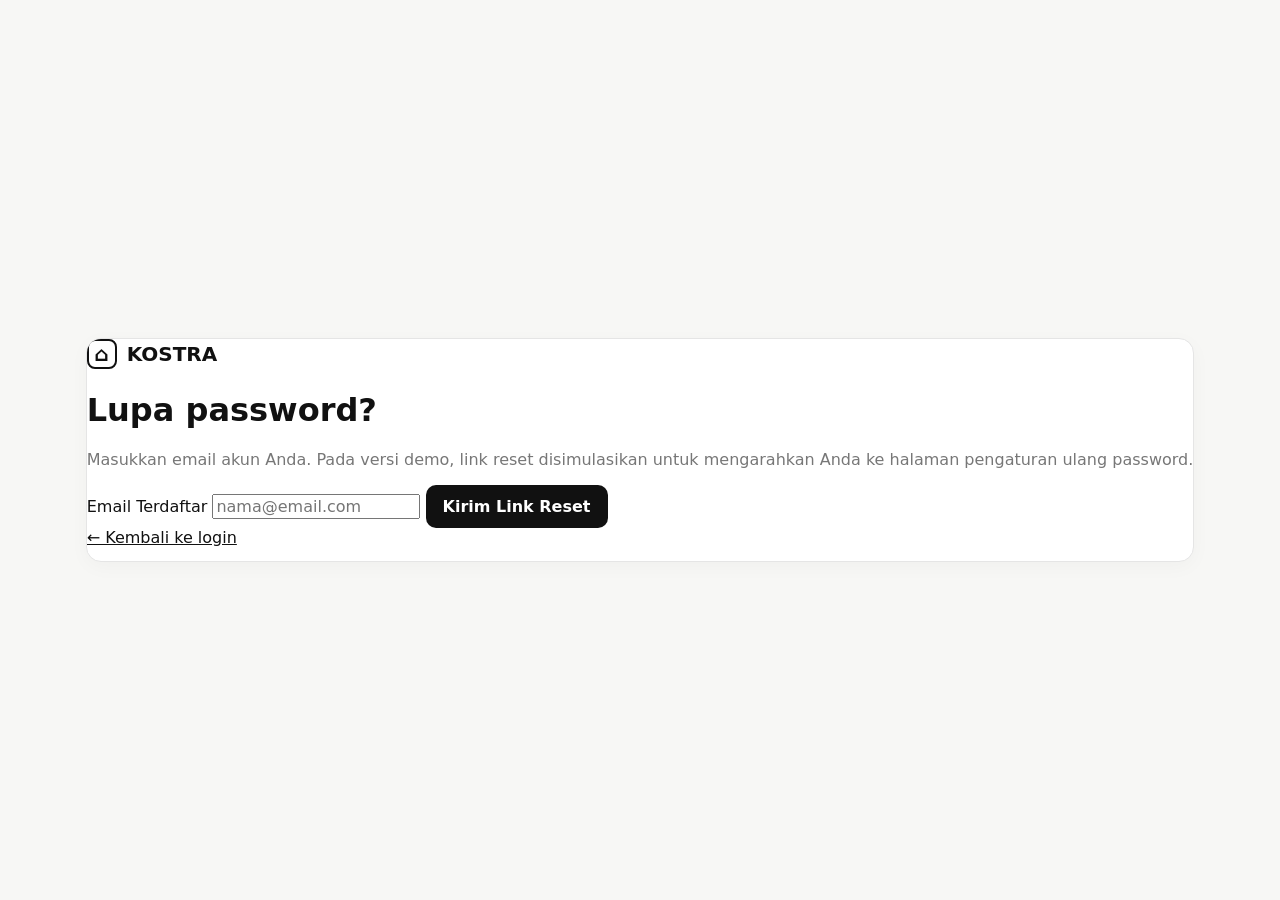
<file: forgot-password.html>
<!doctype html>
<html lang="id">

<head>
    <meta charset="utf-8">

    <meta
        name="viewport"
        content="width=device-width, initial-scale=1"
    >

    <title>Lupa Password — KOSTRA</title>

    <meta
        name="description"
        content="Reset password akun KOSTRA."
    >

    <!-- CSS utama -->
    <link
        rel="stylesheet"
        href="./css/styles.css"
    >
</head>

<body class="auth-page">

    <main class="auth-container">

        <div class="card">

            <!-- Brand -->
            <a
                class="brand"
                href="./index.html"
            >
                <span class="brand-icon">⌂</span>
                KOSTRA
            </a>


            <!-- Heading -->
            <h1>
                Lupa password?
            </h1>

            <p class="muted">
                Masukkan email akun Anda.
                Pada versi demo, link reset disimulasikan
                untuk mengarahkan Anda ke halaman
                pengaturan ulang password.
            </p>


            <!-- Forgot Password Form -->
            <form id="forgotForm">

                <label for="forgotEmail">
                    Email Terdaftar
                </label>

                <input
                    id="forgotEmail"
                    name="email"
                    type="email"
                    placeholder="nama@email.com"
                    required
                    autocomplete="email"
                >


                <button
                    type="submit"
                    class="btn dark"
                >
                    Kirim Link Reset
                </button>

            </form>


            <!-- Back -->
            <a
                class="back-link"
                href="./login.html"
            >
                ← Kembali ke login
            </a>


            <!-- Message -->
            <div
                id="forgotMessage"
                class="msg"
                role="status"
                aria-live="polite"
            ></div>

        </div>

    </main>


    <!-- Authentication JavaScript -->
    <script src="./js/auth.js"></script>

</body>
</html>
</file>
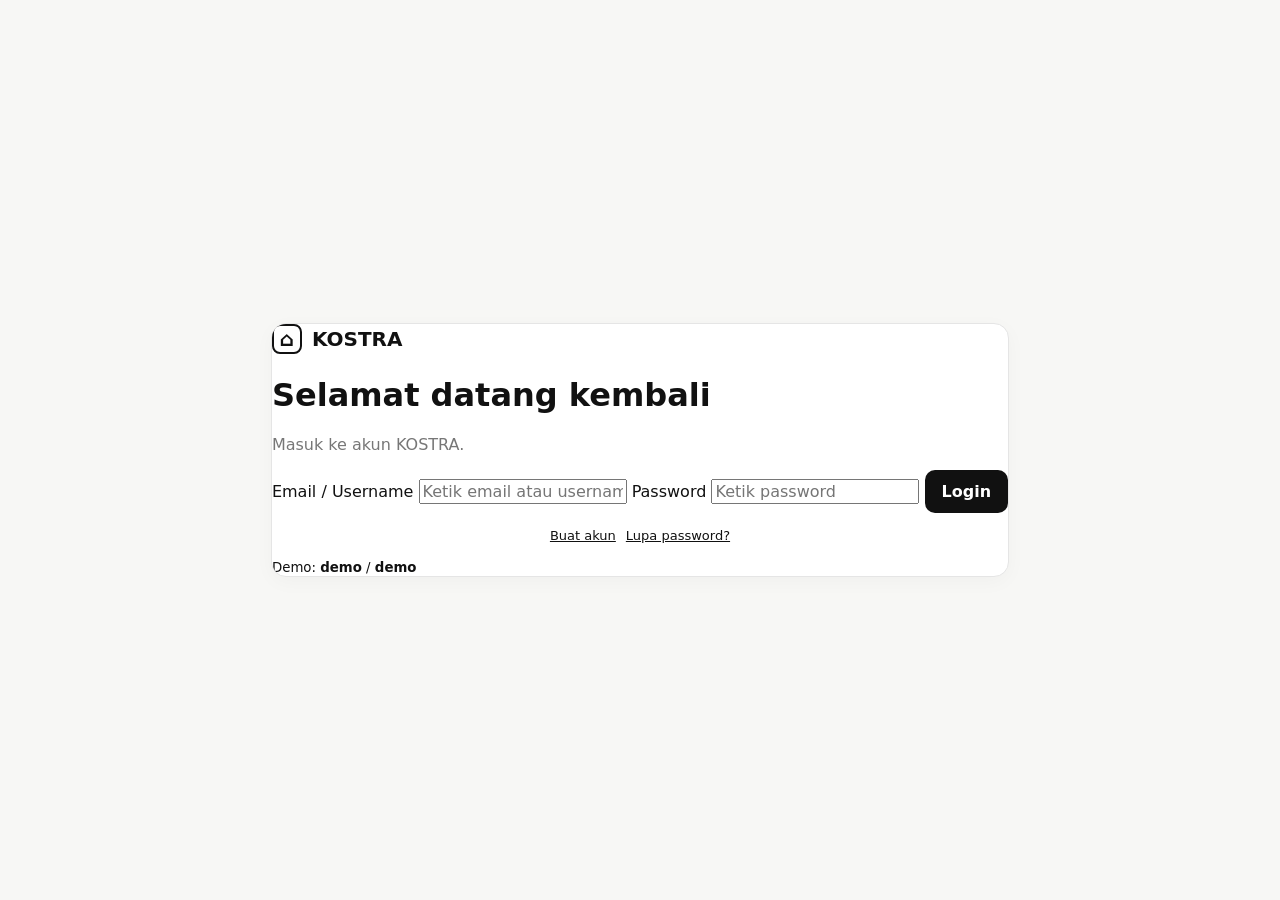
<file: login.html>
<!doctype html>
<html lang="id">

<head>
    <meta charset="utf-8">
    <meta
        name="viewport"
        content="width=device-width, initial-scale=1"
    >

    <title>Login — KOSTRA</title>

    <meta
        name="description"
        content="Login ke akun KOSTRA."
    >

    <!-- CSS utama -->
    <link
        rel="stylesheet"
        href="./css/styles.css"
    >
</head>

<body class="auth-page">

    <main class="auth-container">

        <div class="card">

            <!-- Brand -->
            <a
                class="brand"
                href="./index.html"
            >
                <span class="brand-icon">⌂</span>
                KOSTRA
            </a>


            <!-- Heading -->
            <h1>
                Selamat datang kembali
            </h1>

            <p class="muted">
                Masuk ke akun KOSTRA.
            </p>


            <!-- Login Form -->
            <form id="loginForm">

                <label for="loginId">
                    Email / Username
                </label>

                <input
                    id="loginId"
                    name="id"
                    type="text"
                    placeholder="Ketik email atau username"
                    required
                    autocomplete="username"
                >


                <label for="loginPassword">
                    Password
                </label>

                <input
                    id="loginPassword"
                    name="password"
                    type="password"
                    placeholder="Ketik password"
                    required
                    autocomplete="current-password"
                >


                <button
                    type="submit"
                    class="btn dark"
                >
                    Login
                </button>

            </form>


            <!-- Link -->
            <div class="auth-links">

                <a href="./register.html">
                    Buat akun
                </a>

                <a href="./forgot-password.html">
                    Lupa password?
                </a>

            </div>


            <!-- Message -->
            <div
                class="msg"
                id="loginMessage"
                role="alert"
            ></div>


            <!-- Demo Login -->
            <div class="demo-login">

                <small>
                    Demo:
                    <strong>demo</strong>
                    /
                    <strong>demo</strong>
                </small>

            </div>

        </div>

    </main>


    <!-- JavaScript Auth -->
    <script src="./js/auth.js"></script>

</body>
</html>
</file>
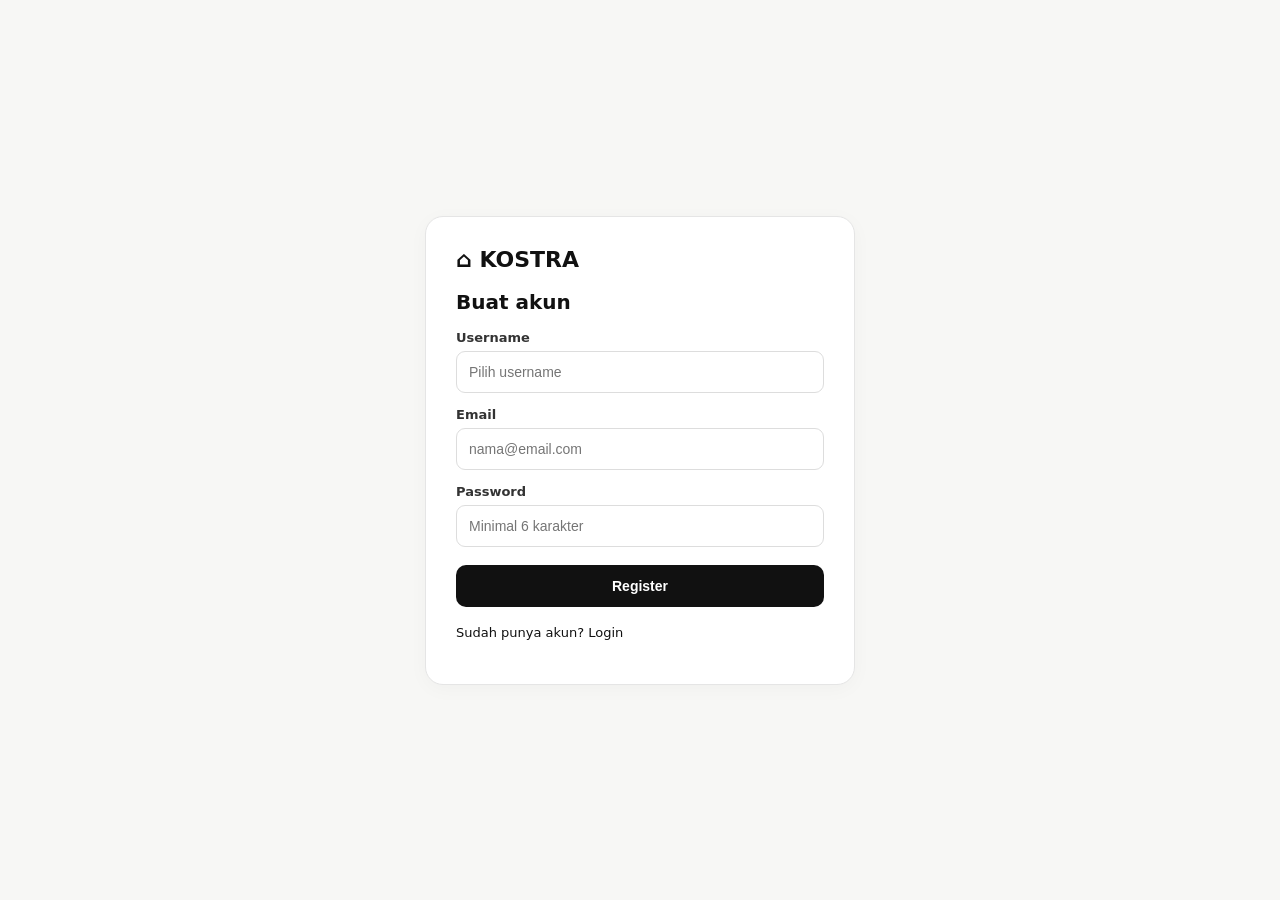
<file: register.html>
<!doctype html>
<html lang="id">
<head>
  <meta charset="utf-8">
  <meta name="viewport" content="width=device-width, initial-scale=1">
  <title>Register — KOSTRA</title>
  <style>
    body {
      margin: 0;
      font-family: Inter, system-ui, -apple-system, sans-serif;
      background: #f7f7f5;
      min-height: 100vh;
      display: grid;
      place-items: center;
    }

    .card {
      width: min(430px, calc(100% - 32px));
      background: #ffffff;
      border: 1px solid #e5e5e5;
      border-radius: 18px;
      padding: 30px;
      box-sizing: border-box;
      box-shadow: 0 4px 20px rgba(0, 0, 0, 0.03);
    }

    a {
      color: #111;
      text-decoration: none;
    }

    a:hover {
      text-decoration: underline;
    }

    .brand {
      font-weight: 900;
      font-size: 22px;
      display: inline-block;
      margin-bottom: 8px;
    }

    h1 {
      font-size: 20px;
      margin: 10px 0 16px;
      color: #111;
    }

    label {
      display: block;
      font-size: 13px;
      font-weight: 700;
      margin: 14px 0 6px;
      color: #333;
    }

    input {
      width: 100%;
      box-sizing: border-box;
      padding: 12px;
      border: 1px solid #ddd;
      border-radius: 9px;
      font-size: 14px;
      outline: none;
      transition: border-color 0.2s;
    }

    input:focus {
      border-color: #111;
    }

    button {
      width: 100%;
      margin-top: 18px;
      padding: 13px;
      border: 0;
      border-radius: 10px;
      background: #111;
      color: #fff;
      font-size: 14px;
      font-weight: 800;
      cursor: pointer;
      transition: background-color 0.2s;
    }

    button:hover {
      background: #333;
    }

    p {
      margin-top: 18px;
      font-size: 13px;
      color: #666;
    }

    .msg {
      margin-top: 14px;
      font-size: 13px;
      font-weight: 600;
    }

    .msg.error {
      color: #e53e3e;
    }

    .msg.success {
      color: #2e7d32;
    }
  </style>
</head>
<body>

  <div class="card">
    <a class="brand" href="/">⌂ KOSTRA</a>
    <h1>Buat akun</h1>

    <form id="f">
      <label for="username">Username</label>
      <input id="username" name="username" placeholder="Pilih username" required autocomplete="username">

      <label for="email">Email</label>
      <input id="email" name="email" type="email" placeholder="nama@email.com" required autocomplete="email">

      <label for="password">Password</label>
      <input id="password" name="password" type="password" placeholder="Minimal 6 karakter" required autocomplete="new-password">

      <button type="submit">Register</button>
    </form>

    <p><a href="/login.html">Sudah punya akun? Login</a></p>
    <div id="m" class="msg"></div>
  </div>

  <script>
    f.onsubmit = e => {
      e.preventDefault();
      let d = Object.fromEntries(new FormData(f));
      let u = JSON.parse(localStorage.nemu_users || '[]');

      // Cek apakah username atau email sudah pernah terdaftar
      if (u.some(x => x.email === d.email || x.username === d.username)) {
        m.className = 'msg error';
        m.textContent = 'Email atau username sudah terdaftar.';
        return;
      }

      // Simpan user baru ke localStorage
      u.push(d);
      localStorage.nemu_users = JSON.stringify(u);

      m.className = 'msg success';
      m.textContent = 'Registrasi berhasil. Mengarahkan ke halaman login…';

      // Redirect otomatis ke halaman login setelah 0.7 detik
      setTimeout(() => location.href = '/login.html', 700);
    };
  </script>

</body>
</html>
</file>
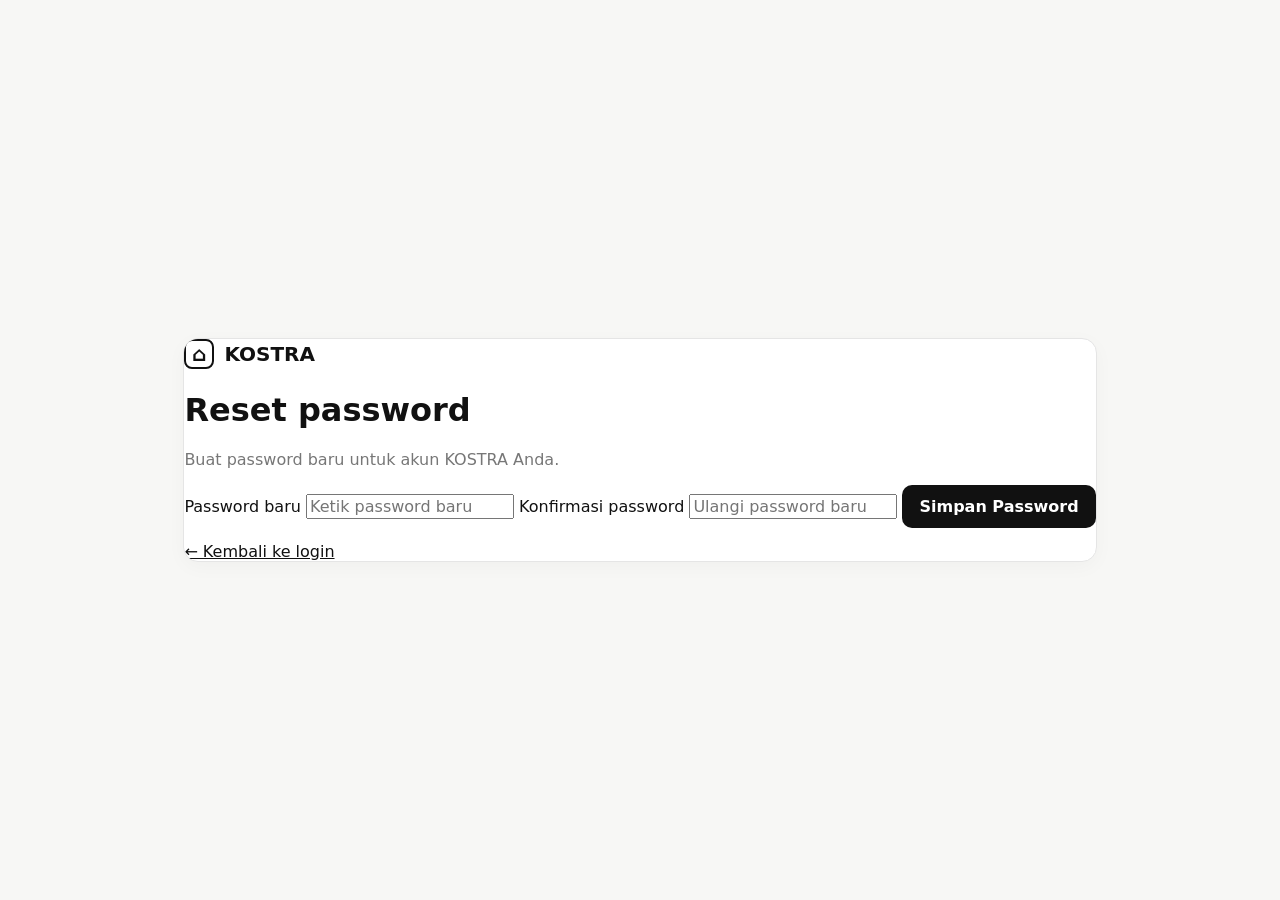
<file: reset-password.html>
<!doctype html>
<html lang="id">

<head>
    <meta charset="utf-8">

    <meta
        name="viewport"
        content="width=device-width, initial-scale=1"
    >

    <title>Reset Password — KOSTRA</title>

    <meta
        name="description"
        content="Atur ulang password akun KOSTRA."
    >

    <!-- CSS utama -->
    <link
        rel="stylesheet"
        href="./css/styles.css"
    >
</head>

<body class="auth-page">

    <main class="auth-container">

        <div class="card">

            <!-- Brand -->
            <a
                class="brand"
                href="./index.html"
            >
                <span class="brand-icon">⌂</span>
                KOSTRA
            </a>


            <!-- Heading -->
            <h1>
                Reset password
            </h1>

            <p class="muted">
                Buat password baru untuk akun KOSTRA Anda.
            </p>


            <!-- Reset Password Form -->
            <form id="resetForm">

                <label for="newPassword">
                    Password baru
                </label>

                <input
                    id="newPassword"
                    name="password"
                    type="password"
                    placeholder="Ketik password baru"
                    required
                    minlength="6"
                    autocomplete="new-password"
                >


                <label for="confirmPassword">
                    Konfirmasi password
                </label>

                <input
                    id="confirmPassword"
                    name="confirmPassword"
                    type="password"
                    placeholder="Ulangi password baru"
                    required
                    minlength="6"
                    autocomplete="new-password"
                >


                <button
                    type="submit"
                    class="btn dark"
                >
                    Simpan Password
                </button>

            </form>


            <!-- Message -->
            <div
                id="resetMessage"
                class="msg"
                role="alert"
                aria-live="polite"
            ></div>


            <!-- Back to Login -->
            <a
                class="back-link"
                href="./login.html"
            >
                ← Kembali ke login
            </a>

        </div>

    </main>


    <!-- Authentication JavaScript -->
    <script src="./js/auth.js"></script>

</body>
</html>
</file>
<file: css/styles.css>
:root {
    --ink: #111111;
    --muted: #6b7280;
    --line: #e7e7e7;
    --soft: #f7f7f5;
    --card: #ffffff;
    --success: #16803c;
    --danger: #dc2626;
}

* {
    box-sizing: border-box;
}

html {
    scroll-behavior: smooth;
}

body {
    margin: 0;
    font-family: Inter, ui-sans-serif, system-ui, -apple-system, BlinkMacSystemFont,
        "Segoe UI", sans-serif;
    color: var(--ink);
    background: #fafafa;
}

button,
input,
select,
textarea {
    font: inherit;
}

button {
    cursor: pointer;
}

a {
    color: inherit;
}

/* =========================
   NAVBAR
========================= */

.nav {
    height: 72px;
    background: #ffffff;
    border-bottom: 1px solid var(--line);
    display: flex;
    align-items: center;
    justify-content: space-between;
    padding: 0 6%;
    position: sticky;
    top: 0;
    z-index: 20;
}

.brand {
    font-weight: 800;
    font-size: 20px;
    text-decoration: none;
    color: #111;
    display: flex;
    gap: 10px;
    align-items: center;
}

.brand-icon {
    border: 2px solid #111;
    border-radius: 8px;
    width: 30px;
    height: 30px;
    display: grid;
    place-items: center;
}

.nav nav {
    display: flex;
    align-items: center;
    gap: 22px;
}

.nav nav > a {
    color: #333;
    text-decoration: none;
    font-size: 14px;
}

.nav nav > a:hover {
    text-decoration: underline;
}

.user {
    font-size: 13px;
    font-weight: 700;
}

/* =========================
   BUTTON
========================= */

.btn {
    border: 0;
    border-radius: 10px;
    padding: 12px 17px;
    font-weight: 700;
    transition: 0.2s ease;
}

.btn:hover {
    transform: translateY(-1px);
}

.dark {
    background: #111111;
    color: #ffffff;
}

.dark:hover {
    background: #2a2a2a;
}

.outline {
    background: #ffffff;
    border: 1px solid #cfcfcf;
    color: #111111;
}

.outline:hover {
    background: #f5f5f5;
}

.ghost {
    background: transparent;
    color: #555555;
}

/* =========================
   HERO
========================= */

.hero {
    padding: 76px 6% 52px;
    background: linear-gradient(
        180deg,
        #ffffff 0%,
        #f6f6f3 100%
    );
}

.hero-inner {
    max-width: 1180px;
    margin: auto;
}

.eyebrow {
    font-size: 13px;
    font-weight: 800;
    letter-spacing: 0.08em;
    text-transform: uppercase;
}

.hero h1 {
    font-size: clamp(38px, 6vw, 72px);
    line-height: 0.98;
    margin: 16px 0;
    letter-spacing: -0.04em;
}

.hero h1 em {
    font-style: normal;
    color: #777777;
}

.hero p {
    color: #606060;
    max-width: 650px;
    font-size: 17px;
    line-height: 1.6;
}

/* =========================
   SEARCH
========================= */

.searchbox {
    margin-top: 34px;
    max-width: 900px;
    background: #ffffff;
    border: 1px solid #dddddd;
    border-radius: 16px;
    padding: 8px;
    display: flex;
    box-shadow: 0 12px 40px #0000000d;
}

.searchbox input {
    flex: 1;
    border: 0;
    outline: 0;
    padding: 14px;
    font-size: 16px;
    background: transparent;
}

/* =========================
   FILTER TOOLBAR
========================= */

.toolbar {
    max-width: 1180px;
    margin: -1px auto 0;
    padding: 22px 6%;
    display: flex;
    gap: 10px;
    flex-wrap: wrap;
    background: #ffffff;
    border-bottom: 1px solid var(--line);
}

.filter {
    display: flex;
    flex-direction: column;
    gap: 6px;
}

.filter label {
    font-size: 11px;
    font-weight: 800;
    color: #777777;
}

.filter select {
    min-width: 150px;
    border: 1px solid #dddddd;
    border-radius: 9px;
    padding: 10px;
    background: #ffffff;
}

.toolbar > .btn {
    align-self: end;
}

/* =========================
   CONTENT
========================= */

.content,
.map-section {
    max-width: 1180px;
    margin: auto;
    padding: 46px 6%;
}

.section-head {
    display: flex;
    justify-content: space-between;
    align-items: end;
    gap: 15px;
    margin-bottom: 22px;
}

.section-head h2 {
    margin: 0;
    font-size: 28px;
}

.section-head p {
    margin: 7px 0 0;
    color: var(--muted);
}

/* =========================
   KOS CARDS
========================= */

.cards {
    display: grid;
    grid-template-columns: repeat(3, 1fr);
    gap: 18px;
}

.card {
    background: #ffffff;
    border: 1px solid #e5e5e5;
    border-radius: 15px;
    overflow: hidden;
    transition: 0.2s ease;
    box-shadow: 0 5px 20px #00000008;
}

.card:hover {
    transform: translateY(-3px);
    box-shadow: 0 12px 35px #00000010;
}

.card img {
    width: 100%;
    height: 190px;
    object-fit: cover;
    display: block;
}

.card-body {
    padding: 17px;
}

.tag {
    display: inline-block;
    font-size: 11px;
    font-weight: 800;
    padding: 6px 9px;
    background: #f0f0ed;
    border-radius: 99px;
    margin-bottom: 10px;
}

.card h3 {
    margin: 0 0 7px;
    font-size: 19px;
}

.meta {
    color: #777777;
    font-size: 13px;
    display: flex;
    gap: 12px;
    flex-wrap: wrap;
    line-height: 1.5;
}

.price {
    font-weight: 900;
    font-size: 18px;
    margin-top: 16px;
}

.price span {
    font-size: 12px;
    color: #777777;
    font-weight: 500;
}

.card-actions {
    display: flex;
    gap: 8px;
    margin-top: 14px;
}

.card-actions button {
    flex: 1;
}

/* =========================
   MAP
========================= */

.map-section {
    padding-top: 15px;
}

.map-wrap {
    height: 440px;
    border-radius: 16px;
    overflow: hidden;
    border: 1px solid #dddddd;
    background: #eeeeee;
}

#map {
    height: 100%;
    width: 100%;
}

/* =========================
   EMPTY
========================= */

.empty {
    grid-column: 1 / -1;
    padding: 40px;
    text-align: center;
    background: #ffffff;
    border: 1px dashed #dddddd;
    border-radius: 15px;
    color: #777777;
}

/* =========================
   MODAL
========================= */

.modal {
    position: fixed;
    inset: 0;
    background: #0009;
    display: grid;
    place-items: center;
    padding: 20px;
    z-index: 50;
}

.modal.hidden {
    display: none;
}

.modal-card {
    background: #ffffff;
    border-radius: 18px;
    max-width: 820px;
    width: 100%;
    max-height: 90vh;
    overflow: auto;
    position: relative;
    padding: 26px;
}

.close {
    position: absolute;
    right: 14px;
    top: 12px;
    border: 0;
    background: #eeeeee;
    border-radius: 50%;
    width: 34px;
    height: 34px;
    font-size: 20px;
}

.close:hover {
    background: #dddddd;
}

/* =========================
   DETAIL
========================= */

.detail {
    display: grid;
    grid-template-columns: 1fr 1fr;
    gap: 22px;
}

.detail img {
    width: 100%;
    height: 360px;
    object-fit: cover;
    border-radius: 13px;
}

.detail h2 {
    margin: 0 0 8px;
}

.amenities {
    display: flex;
    gap: 7px;
    flex-wrap: wrap;
    margin: 18px 0;
}

.amenity {
    background: #f3f3f0;
    padding: 8px 10px;
    border-radius: 8px;
    font-size: 13px;
}

/* =========================
   FORM
========================= */

.form {
    max-width: 480px;
}

.form h2 {
    margin-top: 0;
}

.form input,
.form select,
.form textarea {
    width: 100%;
    padding: 12px;
    border: 1px solid #dddddd;
    border-radius: 9px;
    margin: 7px 0 12px;
    outline: none;
}

.form input:focus,
.form select:focus,
.form textarea:focus {
    border-color: #111111;
}

/* =========================
   TOAST
========================= */

.toast {
    position: fixed;
    right: 20px;
    bottom: 20px;
    background: #111111;
    color: #ffffff;
    padding: 13px 17px;
    border-radius: 10px;
    z-index: 80;
    box-shadow: 0 10px 30px #0003;
}

.auth-links {
    display: flex;
    justify-content: center;
    gap: 10px;
    font-size: 13px;
    margin-top: 15px;
}

.muted {
    color: #777777;
}

/* =========================
   AUTH PAGE
========================= */

.auth-page {
    margin: 0;
    font-family: Inter, system-ui, sans-serif;
    background: #f7f7f5;
    min-height: 100vh;
    display: grid;
    place-items: center;
}

.auth-card {
    width: min(430px, calc(100% - 32px));
    background: #ffffff;
    border: 1px solid #e5e5e5;
    border-radius: 18px;
    padding: 30px;
}

.auth-card h1 {
    margin-bottom: 8px;
}

.auth-card label {
    display: block;
    font-size: 13px;
    font-weight: 700;
    margin: 16px 0 6px;
}

.auth-card input {
    width: 100%;
    box-sizing: border-box;
    padding: 12px;
    border: 1px solid #dddddd;
    border-radius: 9px;
}

.auth-card button {
    width: 100%;
    margin-top: 18px;
    padding: 13px;
    border: 0;
    border-radius: 10px;
    background: #111111;
    color: #ffffff;
    font-weight: 800;
    cursor: pointer;
}

.auth-card button:hover {
    background: #2a2a2a;
}

.auth-links-row {
    margin-top: 18px;
    font-size: 13px;
    display: flex;
    justify-content: space-between;
    gap: 12px;
}

.msg {
    margin-top: 14px;
    font-size: 13px;
}

/* =========================
   RESPONSIVE
========================= */

@media (max-width: 850px) {
    .cards {
        grid-template-columns: repeat(2, 1fr);
    }

    .nav nav > a {
        display: none;
    }

    .detail {
        grid-template-columns: 1fr;
    }

    .detail img {
        height: 240px;
    }
}

@media (max-width: 560px) {
    .nav {
        padding: 0 18px;
    }

    .hero,
    .toolbar,
    .content,
    .map-section {
        padding-left: 18px;
        padding-right: 18px;
    }

    .hero {
        padding-top: 55px;
    }

    .cards {
        grid-template-columns: 1fr;
    }

    .searchbox {
        flex-direction: column;
    }

    .searchbox .btn {
        width: 100%;
    }

    .toolbar {
        display: grid;
        grid-template-columns: 1fr 1fr;
    }

    .toolbar .filter select {
        min-width: 0;
        width: 100%;
    }

    .toolbar > .btn {
        width: 100%;
    }

    .section-head {
        align-items: start;
        flex-direction: column;
    }

    .map-wrap {
        height: 360px;
    }

    .detail {
        grid-template-columns: 1fr;
    }

    .modal {
        padding: 10px;
    }

    .modal-card {
        padding: 20px;
    }
}
</file>
